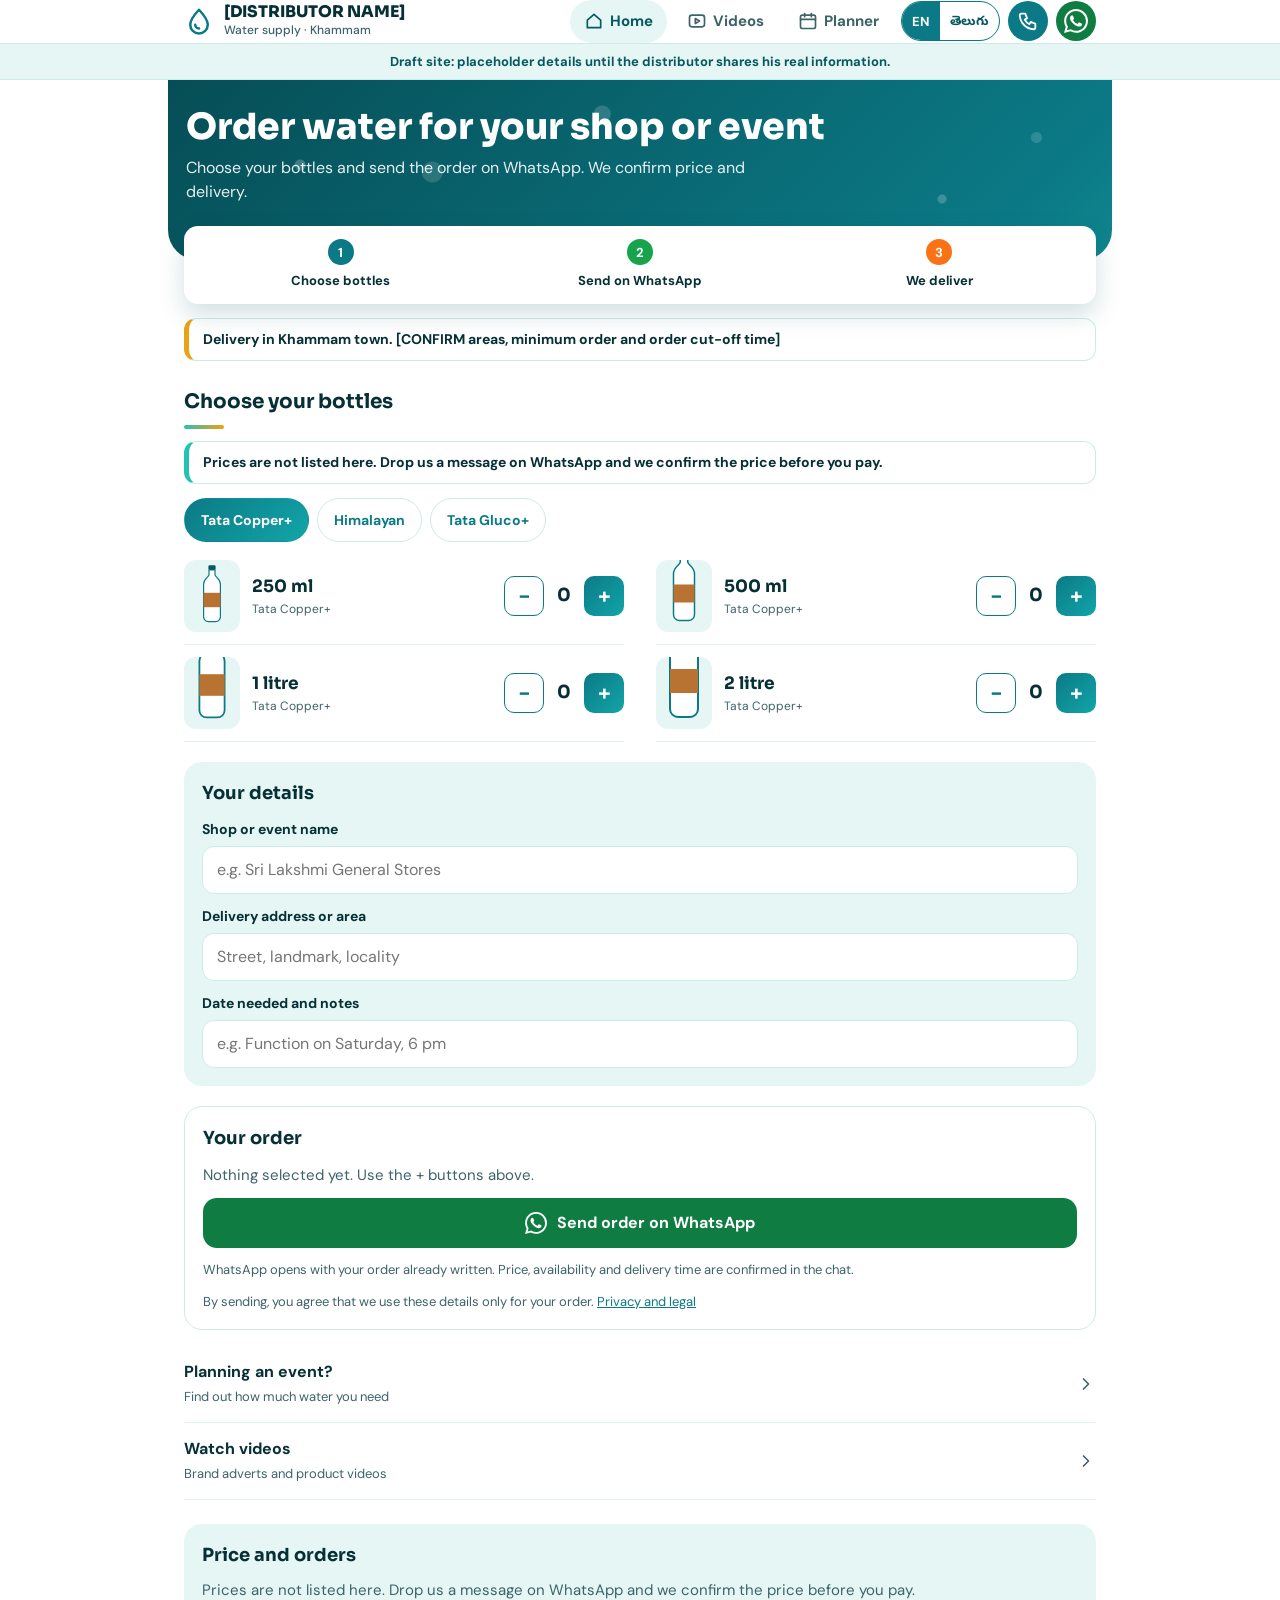
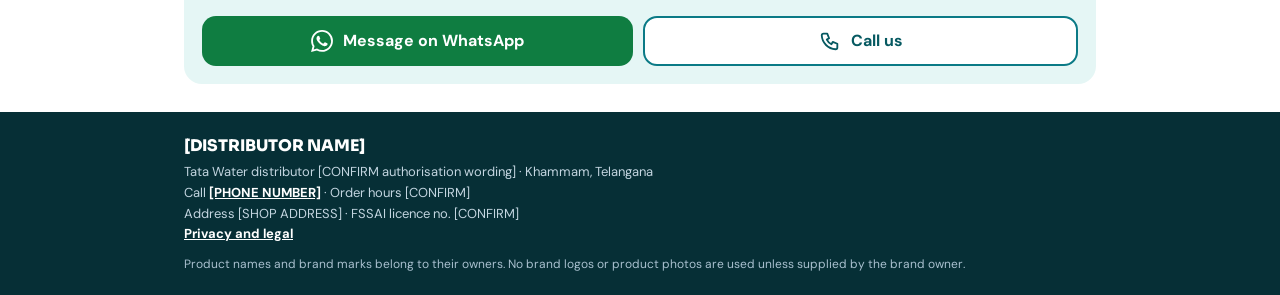
<file: index.html>
<!doctype html>
<html lang="en" data-theme="teal">
<head>
<meta charset="utf-8">
<meta name="viewport" content="width=device-width, initial-scale=1">
<title>Order water | Khammam</title>
<meta name="description" content="Order Tata bottled water for your shop or event in Khammam. Pick your bottles and send the order on WhatsApp.">
<meta property="og:type" content="website">
<meta property="og:title" content="Order bottled water in Khammam">
<meta property="og:description" content="Order Tata bottled water for your shop or event in Khammam. Pick your bottles and send the order on WhatsApp.">
<meta name="twitter:card" content="summary">
<link rel="preconnect" href="https://fonts.googleapis.com">
<link rel="preconnect" href="https://fonts.gstatic.com" crossorigin>
<link href="https://fonts.googleapis.com/css2?family=DM+Sans:wght@400;500;700&family=Noto+Sans+Telugu:wght@400;500;700&family=Sora:wght@600;700;800&display=swap" rel="stylesheet">
<link rel="stylesheet" href="style.css?v=10">
</head>
<body>

<div id="chrome-top"></div>
<div id="banner" class="hidden"></div>
<div id="welcome" class="hidden"></div>
<div id="err"></div>

<main class="wrap">
  <section class="intro rise">
    <h1 data-cfg="hero.headline"></h1>
    <p data-cfg="hero.subtext"></p>
    <div id="status" class="status hidden"></div>
  </section>


  <ol class="steps rise" style="animation-delay:.08s">
    <li><b>1</b><span data-i18n="home.step1"></span></li>
    <li><b>2</b><span data-i18n="home.step2"></span></li>
    <li><b>3</b><span data-i18n="home.step3"></span></li>
  </ol>

  <p class="price-note" style="margin-top:14px" data-cfg="deliveryNote" data-hide-empty></p>

  <h2 class="h2" data-i18n="home.choose"></h2>
  <p class="price-note" data-cfg="priceNote"></p>
  <div class="tabs" id="tabs" role="tablist"></div>
  <div class="rows" id="rows"></div>

  <section class="card">
    <h3 data-i18n="home.details"></h3>
    <label class="f"><span data-i18n="home.shop"></span><input class="i" id="shop" type="text" maxlength="80" data-i18n-ph="home.shop.ph" autocomplete="organization"></label>
    <label class="f"><span data-i18n="home.area"></span><input class="i" id="area" type="text" maxlength="80" data-i18n-ph="home.area.ph" autocomplete="street-address"></label>
    <label class="f"><span data-i18n="home.note"></span><input class="i" id="note" type="text" maxlength="120" data-i18n-ph="home.note.ph"></label>
  </section>

  <section class="card" style="background:#FFFFFF;border:1.5px solid var(--mist2)">
    <h3 data-i18n="home.order"></h3>
    <div id="sumList"></div>
    <a class="btn-wa wa-order wa-order-inline" href="#" target="_blank" rel="noopener" id="inlineSend"><span data-i18n="home.send"></span></a>
    <div class="small" data-i18n="home.sendnote"></div>
    <div class="small"><span data-i18n="home.consent"></span> <a href="privacy.html" data-i18n="f.privacy"></a></div>
  </section>

  <ul class="linklist">
    <li><a href="planner.html"><div><b data-i18n="home.planner.t"></b><span data-i18n="home.planner.s"></span></div><svg viewBox="0 0 24 24"><path d="M9 6 L15 12 L9 18"></path></svg></a></li>
    <li><a href="videos.html"><div><b data-i18n="home.videos.t"></b><span data-i18n="home.videos.s"></span></div><svg viewBox="0 0 24 24"><path d="M9 6 L15 12 L9 18"></path></svg></a></li>
  </ul>
</main>

<div id="foot"></div>

<div class="sendbar" id="sendbar">
  <div class="sendbar-t"><b id="sbCount"></b><span id="sbItems"></span></div>
  <a class="btn-wa wa-order" href="#" target="_blank" rel="noopener" id="sbSend"><span class="badge" id="sbBadge"></span><span id="sbLabel"></span></a>
</div>

<script src="app.js?v=10"></script>
<script>
App.start('home', function () {
  var prod = App.prod;
  var state = { q: {}, tab: '' };
  var products = (prod.products || []).filter(function (p) { return !p.hidden; });
  var brands = (prod.brands || []).filter(function (b) {
    return products.some(function (p) { return p.brand === b.id; });
  });
  if (brands.length) state.tab = brands[0].id;

  // Personal reorder link: ?items=cu500:5,cu1l:2 (product id : number of cases). Only known ids are accepted.
  var prefilled = false;
  (App.qs.get('items') || '').split(',').slice(0, 20).forEach(function (pair) {
    var m = pair.match(/^([A-Za-z0-9_-]{1,20}):(\d{1,3})$/);
    if (!m) return;
    var p = products.filter(function (x) { return x.id === m[1]; })[0];
    var q = parseInt(m[2], 10);
    if (p && q > 0) { state.q[p.id] = q; prefilled = true; }
  });
  if (prefilled) {
    var firstPicked = products.filter(function (x) { return state.q[x.id] > 0; })[0];
    state.tab = firstPicked.brand;
  }

  function unitOf(p) { return p.unit || prod.unit || 'cases'; }
  function unitLabel(p) {
    var u = unitOf(p), k = 'unit.' + u, tr = App.t(k);
    return tr === k ? u : tr;
  }

  // Personal link: ?shop=Name&area=Place fills the form. Telugu or English names both work.
  var shop = App.clean(App.qs.get('shop')), area = App.clean(App.qs.get('area'));
  if (shop) document.getElementById('shop').value = shop;
  if (area) document.getElementById('area').value = area;

  function renderWelcome() {
    var w = document.getElementById('welcome');
    var parts = [];
    if (shop) parts.push(App.t('home.welcome', { name: shop }));
    if (prefilled) parts.push(App.t('home.prefilled'));
    if (parts.length) {
      w.textContent = parts.join(' ');
      w.classList.remove('hidden');
    }
  }

  // Open or closed message from config.json "hours", read in Indian time. Hidden until hours are filled in.
  function renderStatus() {
    var box = document.getElementById('status');
    var hr = App.cfg.hours || {};
    function toMin(s) { var m = /^(\d{1,2}):(\d{2})$/.exec(s || ''); return m ? parseInt(m[1], 10) * 60 + parseInt(m[2], 10) : null; }
    function fmt(min) { var hh = Math.floor(min / 60), mm = min % 60, ap = hh >= 12 ? 'pm' : 'am'; hh = hh % 12 || 12; return hh + ':' + (mm < 10 ? '0' : '') + mm + ' ' + ap; }
    var open = toMin(hr.open), close = toMin(hr.close);
    if (open === null || close === null || !(hr.days && hr.days.length)) { box.classList.add('hidden'); return; }
    var o = {};
    new Intl.DateTimeFormat('en-US', { timeZone: 'Asia/Kolkata', weekday: 'short', hour: '2-digit', minute: '2-digit', hour12: false })
      .formatToParts(new Date()).forEach(function (p) { o[p.type] = p.value; });
    var day = { Sun: 0, Mon: 1, Tue: 2, Wed: 3, Thu: 4, Fri: 5, Sat: 6 }[o.weekday];
    var now = (parseInt(o.hour, 10) % 24) * 60 + parseInt(o.minute, 10);
    var isOpen = hr.days.indexOf(day) !== -1 && now >= open && now < close;
    box.textContent = '';
    box.appendChild(App.el('span', 'dot'));
    box.appendChild(document.createTextNode(isOpen ? App.t('status.open', { t: fmt(close) }) : App.t('status.closed', { t: fmt(open) })));
    box.className = 'status' + (isOpen ? '' : ' closed');
  }

  function safeImage(path) {
    return typeof path === 'string' && /^images\/[A-Za-z0-9._ -]+\.(png|jpe?g|webp|gif|svg)$/i.test(path) && path.indexOf('..') === -1;
  }

  // The message that opens in WhatsApp is always written in English so the distributor can read it
  // easily. What the customer typed (in Telugu or English) is put in as typed.
  function updateLinks() {
    var lines = products.filter(function (p) { return (state.q[p.id] || 0) > 0; }).map(function (p) {
      return state.q[p.id] + ' ' + unitOf(p) + ' x ' + p.brandName + ' ' + p.size;
    });
    var text = "Hello, I'd like to place an order.\n\nShop/Event: " + (document.getElementById('shop').value.trim() || '-') +
      '\nAddress/Area: ' + (document.getElementById('area').value.trim() || '-') +
      '\n\nItems:\n' + (lines.join('\n') || '-') +
      '\n\nNotes: ' + (document.getElementById('note').value.trim() || '-') +
      '\n\nPlease confirm the price and delivery time.';
    var href = App.waBase() + encodeURIComponent(lines.length ? text : "Hello, I'd like to place an order.");
    document.querySelectorAll('.wa-order').forEach(function (a) { a.href = href; });
  }

  function renderSummary() {
    var box = document.getElementById('sumList');
    box.textContent = '';
    var total = 0, items = 0;
    products.forEach(function (p) {
      var q = state.q[p.id] || 0;
      if (q > 0) {
        total += q; items += 1;
        var line = App.el('div', 'sum-line');
        line.appendChild(App.el('span', '', p.brandName + ' ' + p.size));
        var b = App.el('span', '', q + ' ' + unitLabel(p)); b.style.fontWeight = '700';
        line.appendChild(b);
        box.appendChild(line);
      }
    });
    if (!items) box.appendChild(App.el('div', 'sum-empty', App.t('home.empty')));
    document.body.classList.toggle('has-items', items > 0);
    var badge = document.getElementById('sbBadge');
    if (items > 0) {
      document.getElementById('sbCount').textContent = App.t(total === 1 ? 'sel.case.one' : 'sel.case.many', { n: total });
      document.getElementById('sbItems').textContent = App.t(items === 1 ? 'sel.item.one' : 'sel.item.many', { n: items });
      document.getElementById('sbLabel').textContent = App.t('home.sendShort');
      if (badge.textContent !== String(total)) { badge.textContent = String(total); badge.classList.remove('pop'); void badge.offsetWidth; badge.classList.add('pop'); }
    } else {
      document.getElementById('sbCount').textContent = App.t('sb.idle');
      document.getElementById('sbItems').textContent = App.t('sb.or');
      document.getElementById('sbLabel').textContent = App.t('home.chat');
      badge.textContent = '';
    }
    updateLinks();
  }

  function renderRows() {
    var box = document.getElementById('rows');
    box.textContent = '';
    var list = products.filter(function (p) { return p.brand === state.tab; });
    if (!list.length) box.appendChild(App.el('div', 'empty', App.t('home.noprod')));
    list.forEach(function (p) {
      var name = p.brandName + ' ' + p.size;
      var row = App.el('div', 'row');
      row.setAttribute('data-brand', p.brand);
      var th = App.el('div', 'thumb');
      var fallback = function () {
        th.textContent = '';
        th.appendChild(p.shape === 'cup' ? App.cupSVG(p.height || 60, p.labelColor) : App.bottleSVG(p.height || 80, p.labelColor));
      };
      if (safeImage(p.image)) {
        var img = new Image();
        img.alt = name;
        img.loading = 'lazy';
        img.onerror = fallback;
        img.src = p.image;
        th.appendChild(img);
      } else { fallback(); }
      row.appendChild(th);
      var info = App.el('div', 'row-info');
      info.appendChild(App.el('div', 'row-size', p.size));
      info.appendChild(App.el('div', 'row-brand', p.brandName));
      if (p.note) info.appendChild(App.el('div', 'row-note', p.note));
      row.appendChild(info);
      var st = App.el('div', 'stepper');
      var minus = App.el('button', 'sb minus', '−'); minus.type = 'button';
      minus.setAttribute('aria-label', App.t('aria.minus', { item: name }));
      var qty = App.el('div', 'qty', String(state.q[p.id] || 0));
      if ((state.q[p.id] || 0) > 0) row.classList.add('sel');
      var bump = function () {
        var q = state.q[p.id] || 0;
        qty.textContent = String(q);
        row.classList.toggle('sel', q > 0);
        qty.classList.remove('pop'); void qty.offsetWidth; qty.classList.add('pop');
        renderSummary();
      };
      var plus = App.el('button', 'sb plus', '+'); plus.type = 'button';
      plus.setAttribute('aria-label', App.t('aria.plus', { item: name }));
      minus.onclick = function () { state.q[p.id] = Math.max(0, (state.q[p.id] || 0) - 1); bump(); };
      plus.onclick = function () { state.q[p.id] = (state.q[p.id] || 0) + 1; bump(); };
      st.appendChild(minus); st.appendChild(qty); st.appendChild(plus);
      row.appendChild(st);
      box.appendChild(row);
    });
  }

  function renderTabs() {
    var box = document.getElementById('tabs');
    box.textContent = '';
    brands.forEach(function (b) {
      var t = App.el('button', 'tab' + (state.tab === b.id ? ' on' : ''), b.label);
      t.type = 'button';
      t.setAttribute('role', 'tab');
      t.setAttribute('aria-selected', state.tab === b.id ? 'true' : 'false');
      t.onclick = function () { state.tab = b.id; renderTabs(); renderRows(); };
      box.appendChild(t);
    });
    if (brands.length < 2) box.classList.add('hidden');
  }

  // WhatsApp icon on the send buttons (the text sits in a span so translating keeps the icon)
  document.querySelectorAll('.wa-order').forEach(function (a) { a.insertBefore(App.waIcon(), a.firstChild); });

  ['shop', 'area', 'note'].forEach(function (id) { document.getElementById(id).addEventListener('input', updateLinks); });

  document.body.classList.add('has-bar');
  App.rerender = function () { renderRows(); renderSummary(); renderWelcome(); renderStatus(); };
  renderTabs(); renderRows(); renderSummary(); renderWelcome(); renderStatus();
  setInterval(renderStatus, 60000);
});
</script>
</body>
</html>
</file>
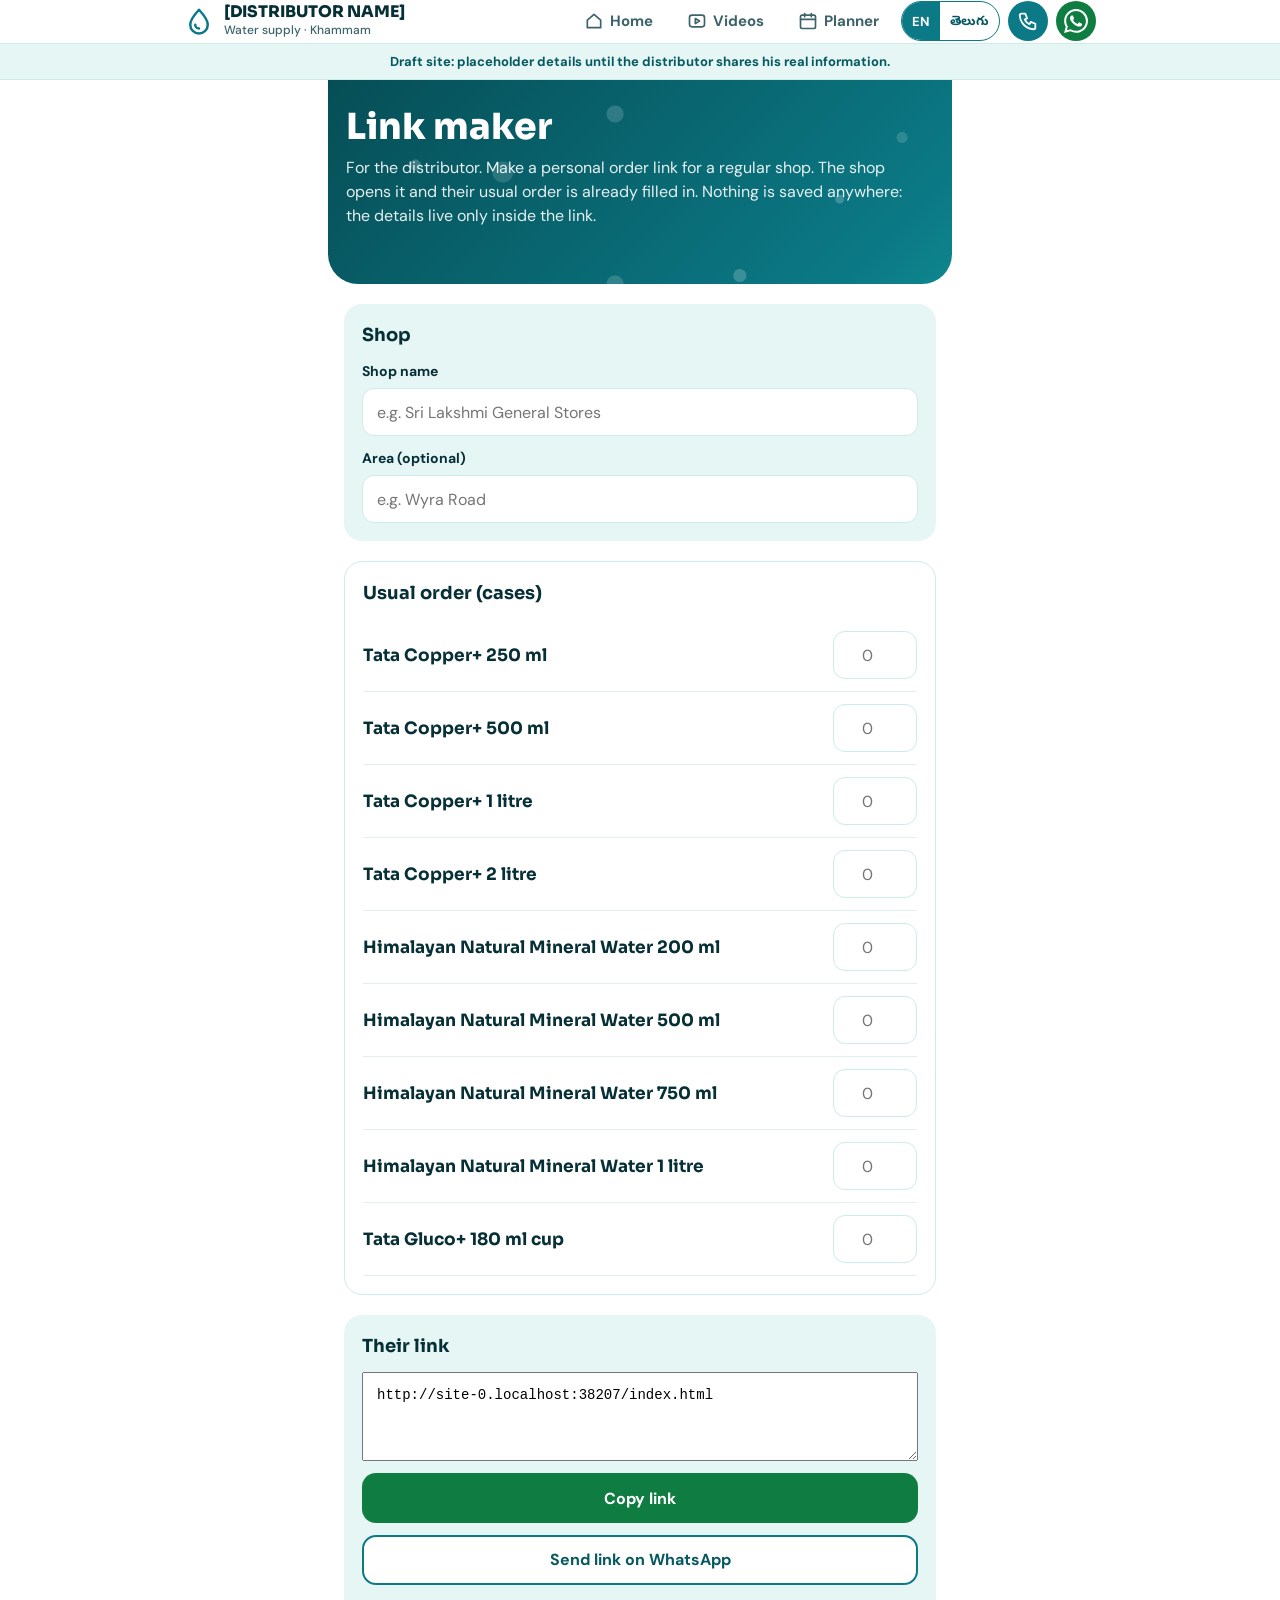
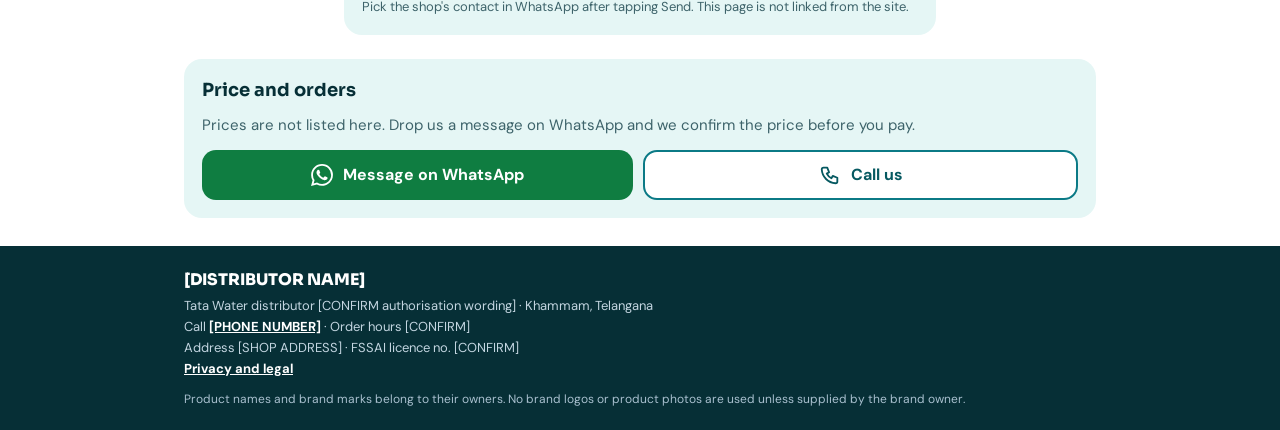
<file: maker.html>
<!doctype html>
<html lang="en" data-theme="teal">
<head>
<meta charset="utf-8">
<meta name="viewport" content="width=device-width, initial-scale=1">
<title>Link maker</title>
<meta name="robots" content="noindex">
<link rel="preconnect" href="https://fonts.googleapis.com">
<link rel="preconnect" href="https://fonts.gstatic.com" crossorigin>
<link href="https://fonts.googleapis.com/css2?family=DM+Sans:wght@400;500;700&family=Noto+Sans+Telugu:wght@400;500;700&family=Sora:wght@600;700;800&display=swap" rel="stylesheet">
<link rel="stylesheet" href="style.css?v=10">
</head>
<body>

<div id="chrome-top"></div>
<div id="banner" class="hidden"></div>
<div id="err"></div>

<main class="wrap" style="max-width:640px">
  <section class="intro rise">
    <h1>Link maker</h1>
    <p>For the distributor. Make a personal order link for a regular shop. The shop opens it and their usual order is already filled in. Nothing is saved anywhere: the details live only inside the link.</p>
  </section>

  <section class="card">
    <h3>Shop</h3>
    <label class="f"><span>Shop name</span><input class="i" id="shop" type="text" maxlength="80" placeholder="e.g. Sri Lakshmi General Stores"></label>
    <label class="f"><span>Area (optional)</span><input class="i" id="area" type="text" maxlength="80" placeholder="e.g. Wyra Road"></label>
  </section>

  <section class="card" style="background:#FFFFFF;border:1.5px solid var(--mist2)">
    <h3>Usual order (cases)</h3>
    <div id="items"></div>
  </section>

  <section class="card">
    <h3>Their link</h3>
    <textarea class="i" id="out" rows="3" readonly></textarea>
    <button type="button" class="btn-wa" id="copy" style="border:0;cursor:pointer"><span id="copyLabel">Copy link</span></button>
    <a class="btn-call" id="share" href="#" target="_blank" rel="noopener">Send link on WhatsApp</a>
    <div class="small">Pick the shop's contact in WhatsApp after tapping Send. This page is not linked from the site.</div>
  </section>
</main>

<div id="foot"></div>

<script src="app.js?v=10"></script>
<script>
App.start('maker', function () {
  var products = (App.prod.products || []).filter(function (p) { return !p.hidden; });
  var qty = {};

  function build() {
    var base = location.href.split('?')[0].split('#')[0].replace(/maker\.html$/, 'index.html');
    var parts = [];
    var shop = document.getElementById('shop').value.trim();
    var area = document.getElementById('area').value.trim();
    if (shop) parts.push('shop=' + encodeURIComponent(shop));
    if (area) parts.push('area=' + encodeURIComponent(area));
    var items = products.filter(function (p) { return qty[p.id] > 0; }).map(function (p) { return p.id + ':' + qty[p.id]; });
    if (items.length) parts.push('items=' + items.join(','));
    var link = parts.length ? base + '?' + parts.join('&') : base;
    document.getElementById('out').value = link;
    document.getElementById('share').href = 'https://wa.me/?text=' + encodeURIComponent(link);
  }

  var box = document.getElementById('items');
  products.forEach(function (p) {
    var row = App.el('div', 'row');
    row.setAttribute('data-brand', p.brand);
    var info = App.el('div', 'row-info');
    info.appendChild(App.el('div', 'row-size', p.brandName + ' ' + p.size));
    row.appendChild(info);
    var inp = document.createElement('input');
    inp.className = 'i'; inp.type = 'number'; inp.min = '0'; inp.max = '999'; inp.inputMode = 'numeric'; inp.placeholder = '0';
    inp.style.width = '84px'; inp.style.textAlign = 'center';
    inp.setAttribute('aria-label', p.brandName + ' ' + p.size);
    inp.addEventListener('input', function () {
      var n = parseInt(inp.value, 10);
      qty[p.id] = n > 0 ? Math.min(n, 999) : 0;
      row.classList.toggle('sel', qty[p.id] > 0);
      build();
    });
    row.appendChild(inp);
    box.appendChild(row);
  });

  ['shop', 'area'].forEach(function (id) { document.getElementById(id).addEventListener('input', build); });

  document.getElementById('copy').addEventListener('click', function () {
    var out = document.getElementById('out');
    var done = function () {
      var l = document.getElementById('copyLabel');
      l.textContent = 'Copied';
      setTimeout(function () { l.textContent = 'Copy link'; }, 1800);
    };
    if (navigator.clipboard && navigator.clipboard.writeText) {
      navigator.clipboard.writeText(out.value).then(done, function () { out.select(); document.execCommand('copy'); done(); });
    } else { out.select(); document.execCommand('copy'); done(); }
  });

  build();
});
</script>
</body>
</html>
</file>
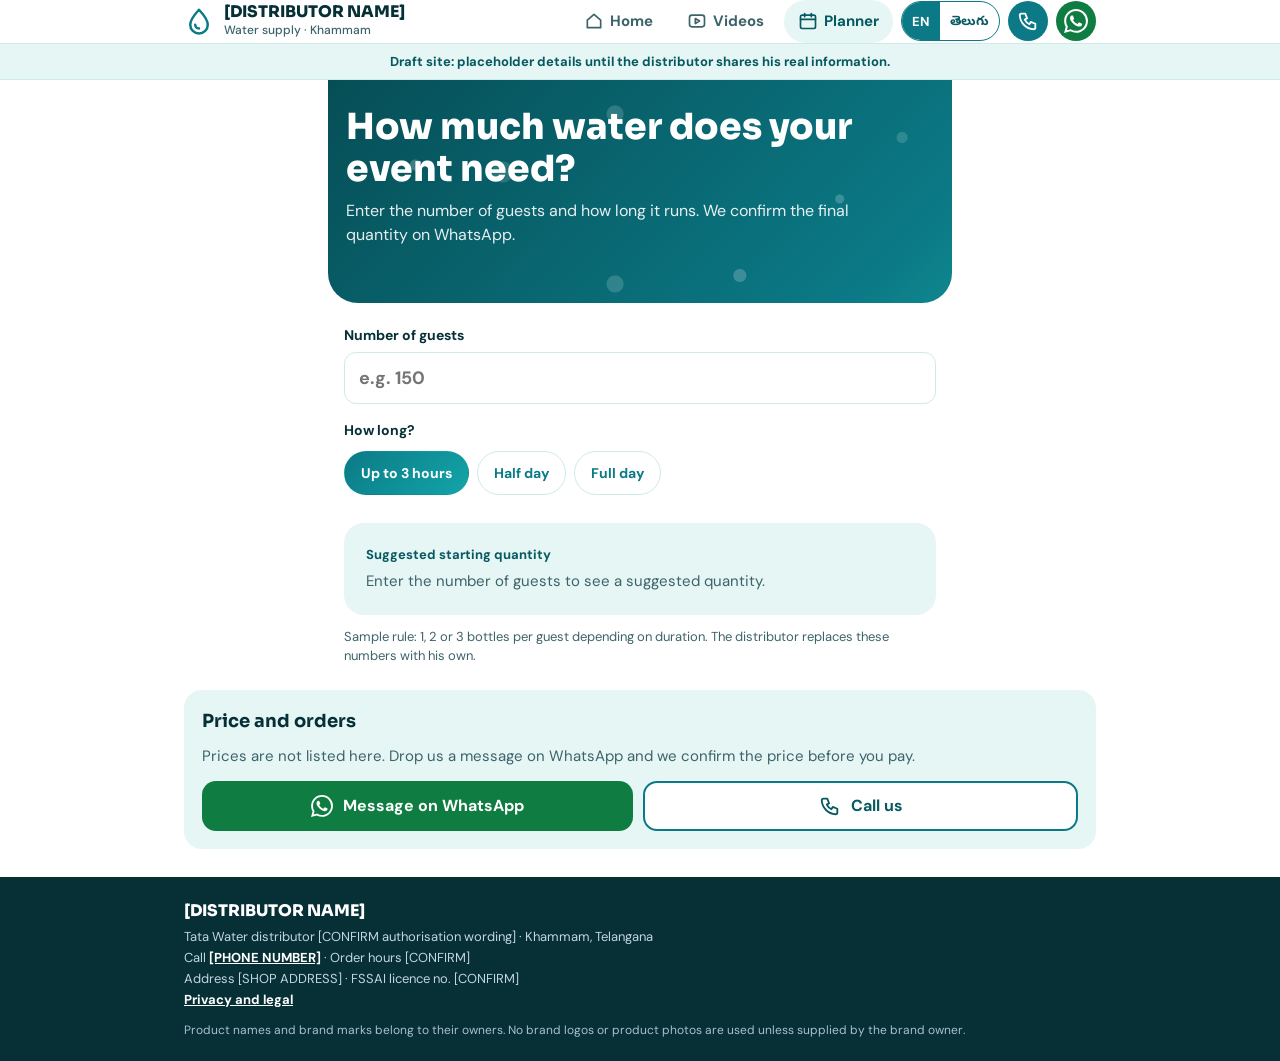
<file: planner.html>
<!doctype html>
<html lang="en" data-theme="teal">
<head>
<meta charset="utf-8">
<meta name="viewport" content="width=device-width, initial-scale=1">
<title>Event planner | Khammam</title>
<meta name="description" content="Find out how much bottled water your event needs, then send the plan on WhatsApp.">
<meta property="og:type" content="website">
<meta property="og:title" content="Event water planner | Khammam">
<meta property="og:description" content="Find out how much bottled water your event needs, then send the plan on WhatsApp.">
<meta name="twitter:card" content="summary">
<link rel="preconnect" href="https://fonts.googleapis.com">
<link rel="preconnect" href="https://fonts.gstatic.com" crossorigin>
<link href="https://fonts.googleapis.com/css2?family=DM+Sans:wght@400;500;700&family=Noto+Sans+Telugu:wght@400;500;700&family=Sora:wght@600;700;800&display=swap" rel="stylesheet">
<link rel="stylesheet" href="style.css?v=10">
</head>
<body>

<div id="chrome-top"></div>
<div id="banner" class="hidden"></div>
<div id="err"></div>

<main class="wrap" style="max-width:640px">
  <section class="intro rise">
    <h1 data-i18n="plan.h1"></h1>
    <p data-i18n="plan.sub"></p>
  </section>

  <label class="f" style="margin-top:22px"><span data-i18n="plan.guests"></span>
    <input class="i" id="guests" type="number" min="1" max="100000" inputmode="numeric" data-i18n-ph="plan.guests.ph" style="height:52px;font-size:18px;font-weight:700">
  </label>

  <div style="margin-top:16px;font-size:14px;font-weight:700" data-i18n="plan.how"></div>
  <div class="tabs" id="durTabs" style="flex-wrap:wrap;overflow:visible;margin-top:8px"></div>

  <div class="plan-card">
    <div class="plan-lab" data-i18n="plan.lab"></div>
    <div id="planOut"></div>
  </div>
  <p class="small" id="planNote" style="margin-top:12px"></p>
</main>

<div id="foot"></div>

<script src="app.js?v=10"></script>
<script>
App.start('planner', function () {
  var pl = App.cfg.planner || {};
  var durs = pl.durations || [];
  var state = { dur: durs.length ? durs[0].id : '', guests: '' };

  function render() {
    var box = document.getElementById('durTabs');
    box.textContent = '';
    durs.forEach(function (d) {
      var b = App.el('button', 'tab' + (state.dur === d.id ? ' on' : ''), App.pick(d.label));
      b.type = 'button';
      b.onclick = function () { state.dur = d.id; render(); };
      box.appendChild(b);
    });
    document.getElementById('planNote').textContent = App.pick(pl.note);

    var out = document.getElementById('planOut');
    out.textContent = '';
    var g = parseInt(state.guests, 10);
    var d = durs.filter(function (x) { return x.id === state.dur; })[0];
    if (!(g > 0) || !d) {
      out.appendChild(App.el('div', 'plan-sub', App.t('plan.enter')));
      return;
    }
    var bottles = g * d.perGuest;
    var label = pl.bottleLabel || '500 ml';
    out.appendChild(App.el('div', 'plan-big', String(bottles)));
    out.appendChild(App.el('div', 'plan-sub', App.t('plan.out', { label: label, g: g, dur: App.pick(d.label) })));
    // The WhatsApp message stays in English so the distributor can read it easily.
    var text = "Hello, I'm planning an event.\nGuests: " + g + '\nDuration: ' + d.text + '\nEstimate: about ' + bottles + ' bottles of ' + label + '\n\nPlease confirm quantity, price and delivery.';
    var a = App.el('a', 'btn-wa');
    a.href = App.waBase() + encodeURIComponent(text);
    a.target = '_blank';
    a.rel = 'noopener';
    a.style.marginTop = '14px';
    a.appendChild(App.waIcon());
    a.appendChild(document.createTextNode(App.t('plan.send')));
    out.appendChild(a);
  }

  document.getElementById('guests').addEventListener('input', function (e) { state.guests = e.target.value; render(); });
  App.rerender = render;
  render();
});
</script>
</body>
</html>
</file>
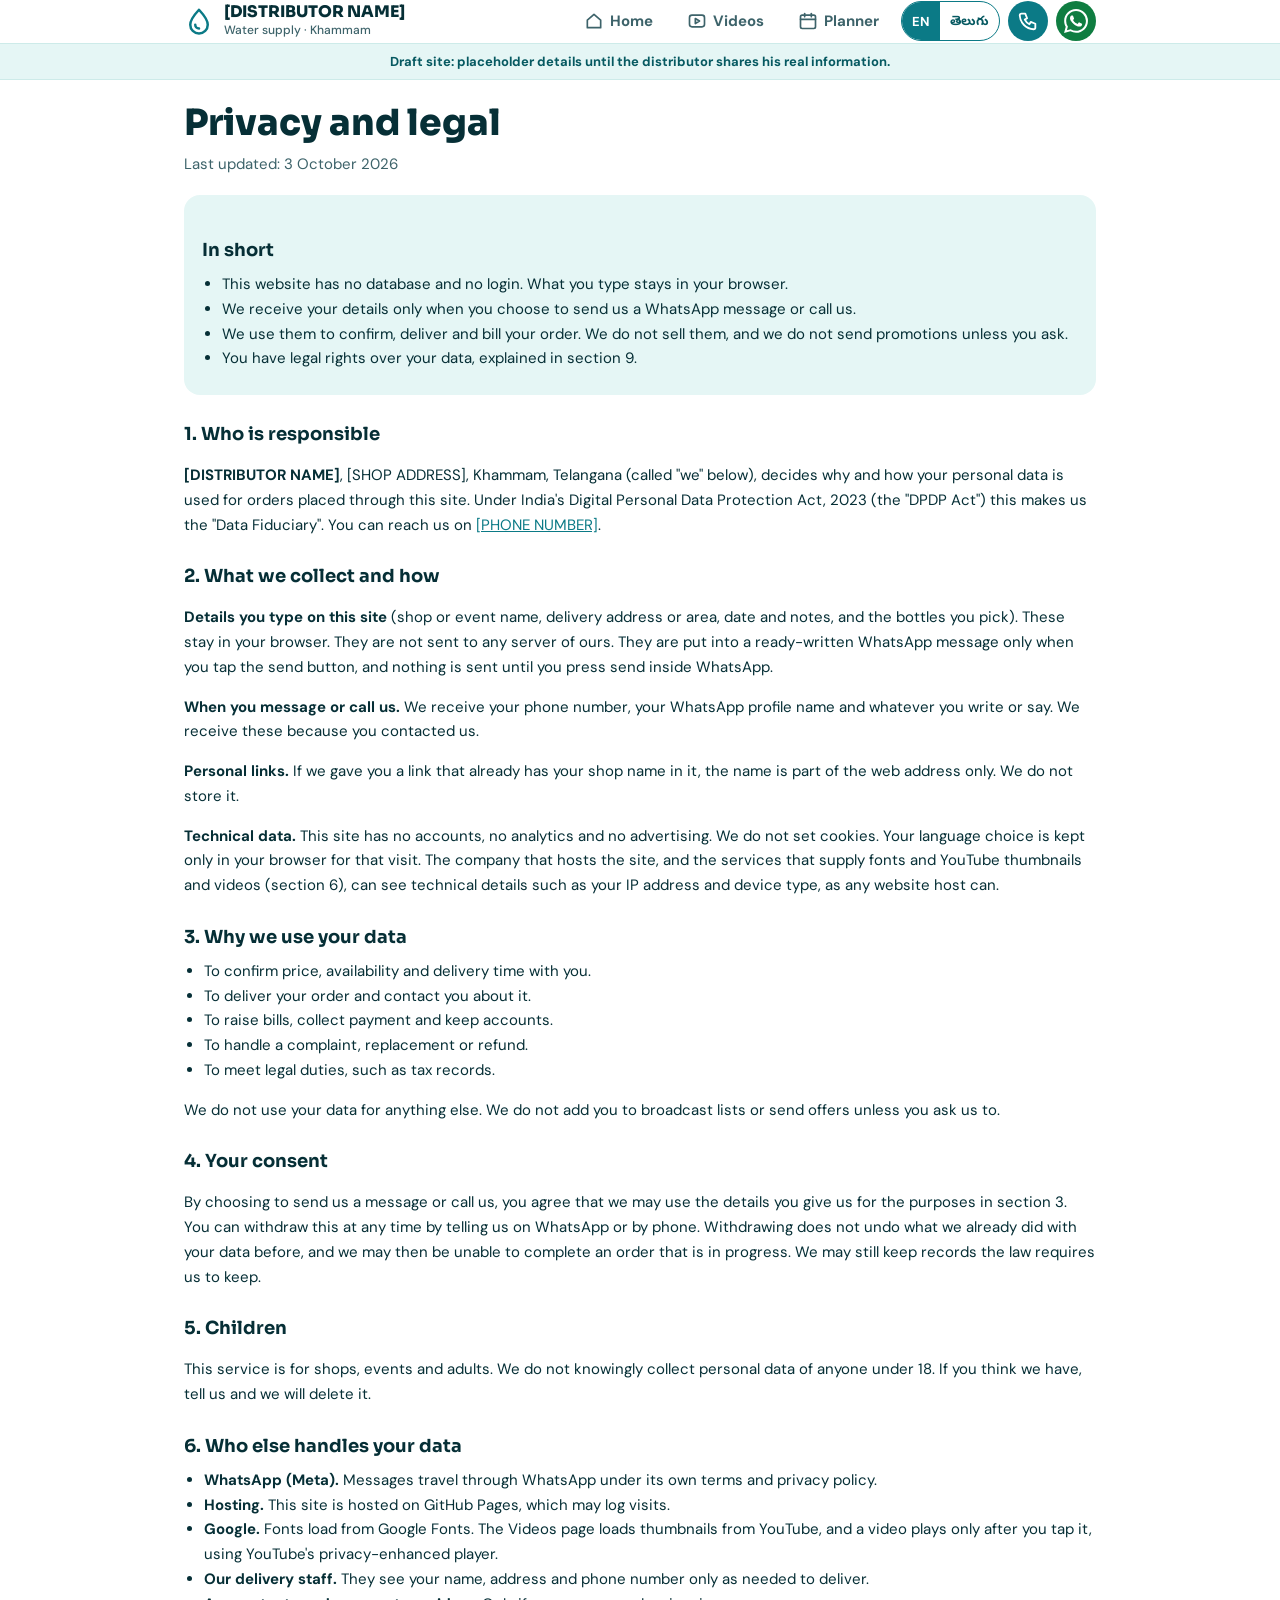
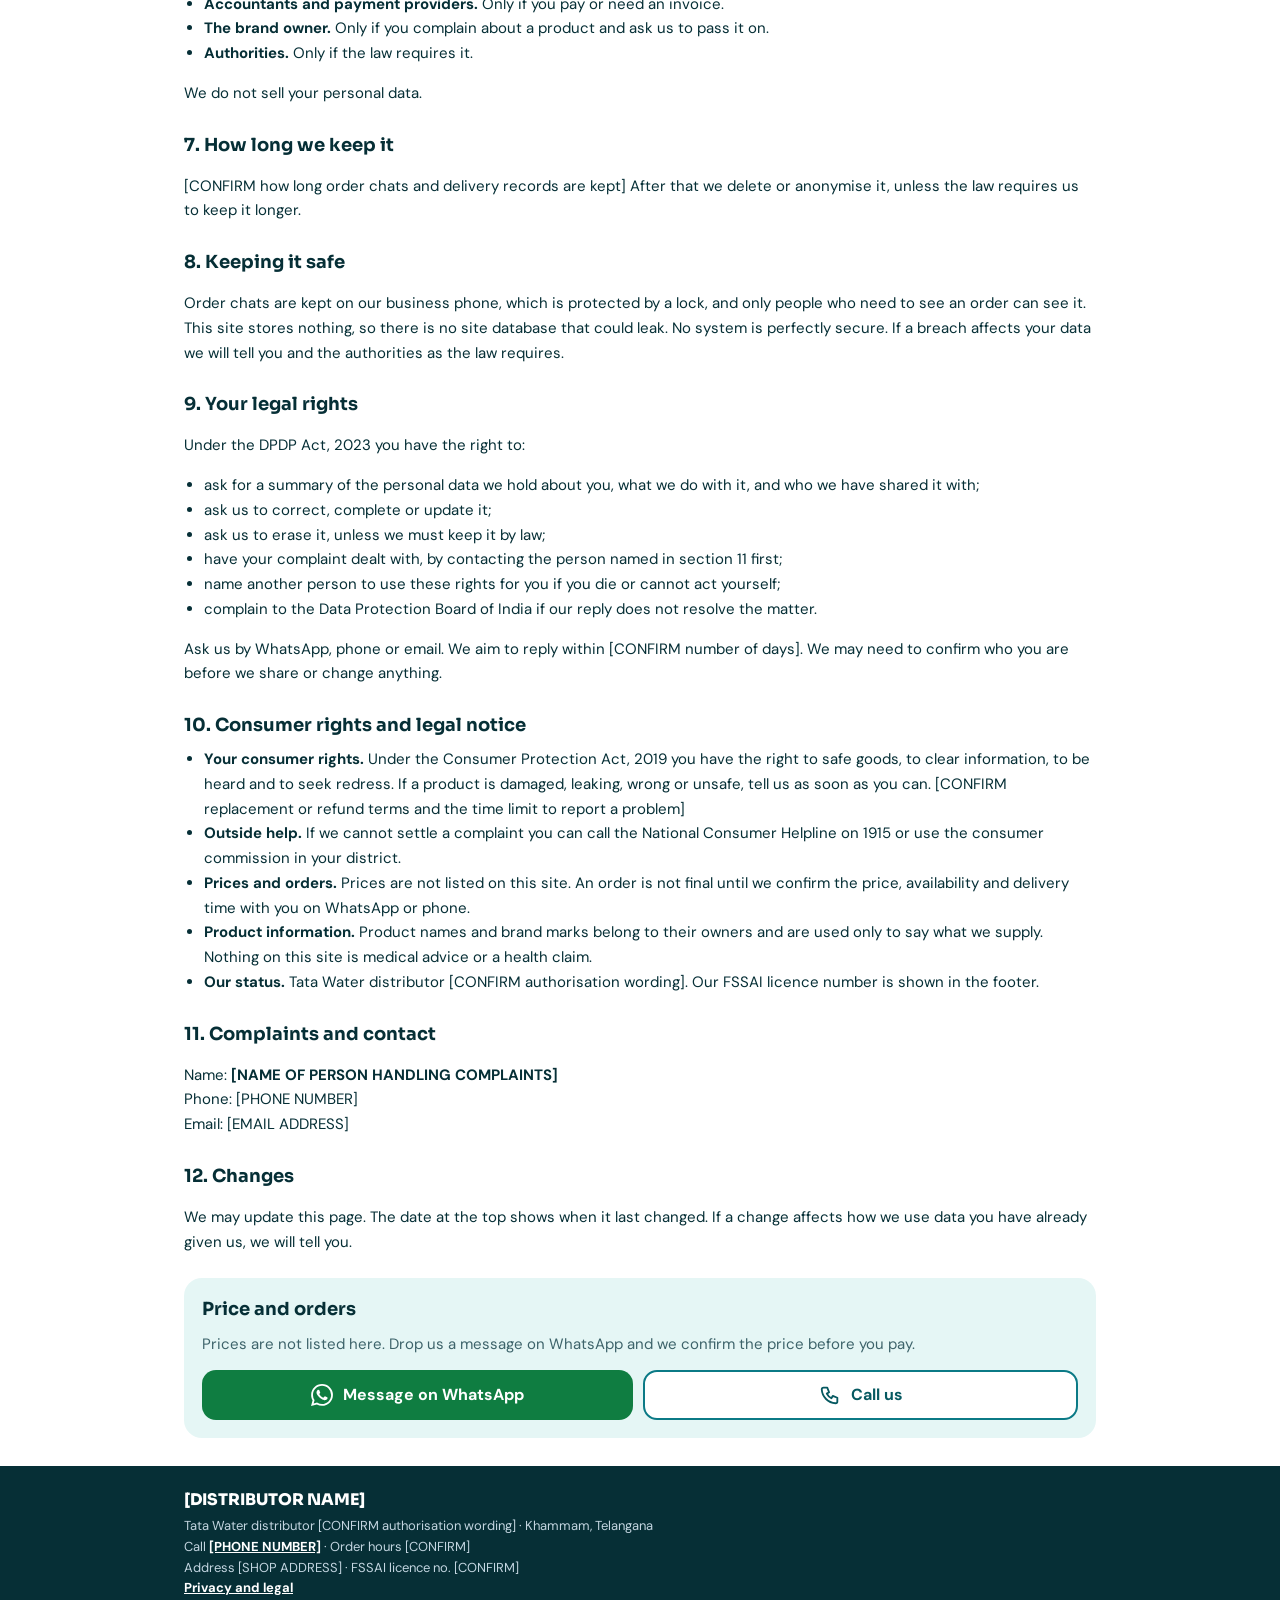
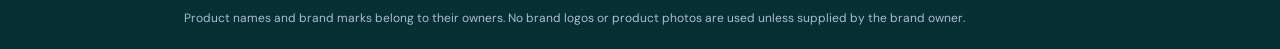
<file: privacy.html>
<!doctype html>
<html lang="en" data-theme="teal">
<head>
<meta charset="utf-8">
<meta name="viewport" content="width=device-width, initial-scale=1">
<title>Privacy and legal | Khammam</title>
<meta name="description" content="How this site and the distributor handle your personal data, and your legal rights.">
<meta name="robots" content="noindex">
<link rel="preconnect" href="https://fonts.googleapis.com">
<link rel="preconnect" href="https://fonts.gstatic.com" crossorigin>
<link href="https://fonts.googleapis.com/css2?family=DM+Sans:wght@400;500;700&family=Noto+Sans+Telugu:wght@400;500;700&family=Sora:wght@600;700;800&display=swap" rel="stylesheet">
<link rel="stylesheet" href="style.css?v=10">
</head>
<body>

<div id="chrome-top"></div>
<div id="banner" class="hidden"></div>
<div id="err"></div>

<main class="wrap legal-doc">
  <section class="intro rise">
    <h1>Privacy and legal</h1>
    <p>Last updated: <span data-cfg="privacy.updated"></span></p>
  </section>

  <!-- Telugu summary, shown only when Telugu is selected. The full text below is in English. -->
  <div class="te-only summary-box" lang="te">
    <h2>సారాంశం</h2>
    <ul>
      <li>ఈ సైట్ మీ వివరాలను ఎక్కడా సేవ్ చేయదు. మీరు రాసిన వివరాలు మీ ఫోన్‌లోనే ఉంటాయి.</li>
      <li>మీరు వాట్సాప్‌లో పంపినప్పుడు, లేదా కాల్ చేసినప్పుడు మాత్రమే మాకు మీ నంబర్, ఆర్డర్ వివరాలు అందుతాయి.</li>
      <li>వాటిని ఆర్డర్ నిర్ధారణ, డెలివరీ, బిల్లింగ్ కోసం మాత్రమే వాడతాము. మీరు అడగకపోతే ప్రకటనల మెసేజ్‌లు పంపము.</li>
      <li>మీ వివరాలను చూడటానికి, సరిచేయడానికి, తొలగించమని అడగడానికి, ఫిర్యాదు చేయడానికి మీకు హక్కు ఉంది (డిజిటల్ వ్యక్తిగత డేటా పరిరక్షణ చట్టం, 2023).</li>
      <li>ఫిర్యాదు వివరాలు పేజీ చివర ఉన్నాయి. పూర్తి నియమాలు కింద ఇంగ్లీషులో ఉన్నాయి.</li>
    </ul>
  </div>

  <div class="summary-box">
    <h2>In short</h2>
    <ul>
      <li>This website has no database and no login. What you type stays in your browser.</li>
      <li>We receive your details only when you choose to send us a WhatsApp message or call us.</li>
      <li>We use them to confirm, deliver and bill your order. We do not sell them, and we do not send promotions unless you ask.</li>
      <li>You have legal rights over your data, explained in section 9.</li>
    </ul>
  </div>

  <h2>1. Who is responsible</h2>
  <p><b data-cfg="businessName"></b>, <span data-cfg="address"></span>, <span data-cfg="region"></span> (called "we" below), decides why and how your personal data is used for orders placed through this site. Under India's Digital Personal Data Protection Act, 2023 (the "DPDP Act") this makes us the "Data Fiduciary". You can reach us on <a class="call-link" data-cfg="phoneDisplay"></a>.</p>

  <h2>2. What we collect and how</h2>
  <p><b>Details you type on this site</b> (shop or event name, delivery address or area, date and notes, and the bottles you pick). These stay in your browser. They are not sent to any server of ours. They are put into a ready-written WhatsApp message only when you tap the send button, and nothing is sent until you press send inside WhatsApp.</p>
  <p><b>When you message or call us.</b> We receive your phone number, your WhatsApp profile name and whatever you write or say. We receive these because you contacted us.</p>
  <p><b>Personal links.</b> If we gave you a link that already has your shop name in it, the name is part of the web address only. We do not store it.</p>
  <p><b>Technical data.</b> This site has no accounts, no analytics and no advertising. We do not set cookies. Your language choice is kept only in your browser for that visit. The company that hosts the site, and the services that supply fonts and YouTube thumbnails and videos (section 6), can see technical details such as your IP address and device type, as any website host can.</p>

  <h2>3. Why we use your data</h2>
  <ul>
    <li>To confirm price, availability and delivery time with you.</li>
    <li>To deliver your order and contact you about it.</li>
    <li>To raise bills, collect payment and keep accounts.</li>
    <li>To handle a complaint, replacement or refund.</li>
    <li>To meet legal duties, such as tax records.</li>
  </ul>
  <p>We do not use your data for anything else. We do not add you to broadcast lists or send offers unless you ask us to.</p>

  <h2>4. Your consent</h2>
  <p>By choosing to send us a message or call us, you agree that we may use the details you give us for the purposes in section 3. You can withdraw this at any time by telling us on WhatsApp or by phone. Withdrawing does not undo what we already did with your data before, and we may then be unable to complete an order that is in progress. We may still keep records the law requires us to keep.</p>

  <h2>5. Children</h2>
  <p>This service is for shops, events and adults. We do not knowingly collect personal data of anyone under 18. If you think we have, tell us and we will delete it.</p>

  <h2>6. Who else handles your data</h2>
  <ul>
    <li><b>WhatsApp (Meta).</b> Messages travel through WhatsApp under its own terms and privacy policy.</li>
    <li><b>Hosting.</b> This site is hosted on GitHub Pages, which may log visits.</li>
    <li><b>Google.</b> Fonts load from Google Fonts. The Videos page loads thumbnails from YouTube, and a video plays only after you tap it, using YouTube's privacy-enhanced player.</li>
    <li><b>Our delivery staff.</b> They see your name, address and phone number only as needed to deliver.</li>
    <li><b>Accountants and payment providers.</b> Only if you pay or need an invoice.</li>
    <li><b>The brand owner.</b> Only if you complain about a product and ask us to pass it on.</li>
    <li><b>Authorities.</b> Only if the law requires it.</li>
  </ul>
  <p>We do not sell your personal data.</p>

  <h2>7. How long we keep it</h2>
  <p><span data-cfg="privacy.retention"></span> After that we delete or anonymise it, unless the law requires us to keep it longer.</p>

  <h2>8. Keeping it safe</h2>
  <p>Order chats are kept on our business phone, which is protected by a lock, and only people who need to see an order can see it. This site stores nothing, so there is no site database that could leak. No system is perfectly secure. If a breach affects your data we will tell you and the authorities as the law requires.</p>

  <h2>9. Your legal rights</h2>
  <p>Under the DPDP Act, 2023 you have the right to:</p>
  <ul>
    <li>ask for a summary of the personal data we hold about you, what we do with it, and who we have shared it with;</li>
    <li>ask us to correct, complete or update it;</li>
    <li>ask us to erase it, unless we must keep it by law;</li>
    <li>have your complaint dealt with, by contacting the person named in section 11 first;</li>
    <li>name another person to use these rights for you if you die or cannot act yourself;</li>
    <li>complain to the Data Protection Board of India if our reply does not resolve the matter.</li>
  </ul>
  <p>Ask us by WhatsApp, phone or email. We aim to reply within <span data-cfg="privacy.responseTime"></span>. We may need to confirm who you are before we share or change anything.</p>

  <h2>10. Consumer rights and legal notice</h2>
  <ul>
    <li><b>Your consumer rights.</b> Under the Consumer Protection Act, 2019 you have the right to safe goods, to clear information, to be heard and to seek redress. If a product is damaged, leaking, wrong or unsafe, tell us as soon as you can. <span data-cfg="privacy.returnsNote"></span></li>
    <li><b>Outside help.</b> If we cannot settle a complaint you can call the National Consumer Helpline on 1915 or use the consumer commission in your district.</li>
    <li><b>Prices and orders.</b> Prices are not listed on this site. An order is not final until we confirm the price, availability and delivery time with you on WhatsApp or phone.</li>
    <li><b>Product information.</b> Product names and brand marks belong to their owners and are used only to say what we supply. Nothing on this site is medical advice or a health claim.</li>
    <li><b>Our status.</b> <span data-cfg="authorisedText"></span>. Our FSSAI licence number is shown in the footer.</li>
  </ul>

  <h2>11. Complaints and contact</h2>
  <p>Name: <b data-cfg="privacy.grievanceName"></b><br>
  Phone: <span data-cfg="privacy.grievancePhone"></span><br>
  Email: <span data-cfg="privacy.grievanceEmail"></span></p>

  <h2>12. Changes</h2>
  <p>We may update this page. The date at the top shows when it last changed. If a change affects how we use data you have already given us, we will tell you.</p>
</main>

<div id="foot"></div>

<script src="app.js?v=10"></script>
<script>
App.start('privacy', function () {
  App.refresh();
});
</script>
</body>
</html>
</file>
<file: style.css>
:root{--wa:#0F7D41}
html[data-theme="teal"]{--primary:#0B7A86;--primary-dark:#065961;--ink:#062F36;--muted:#3D636A;--mist:#E5F6F5;--mist2:#CDEBE9;--aqua:#22C3B3;--cta:#0B7A86;--cta-ink:#FFFFFF;--footer-bg:#062F36;--footer-accent:#6FE0D3}
html[data-theme="royal"]{--primary:#1E40AF;--primary-dark:#172B6B;--ink:#0F1B3D;--muted:#4B5675;--mist:#EEF3FF;--mist2:#D6E0FB;--aqua:#38BDF8;--cta:#F97316;--cta-ink:#0F1B3D;--footer-bg:#0F1B3D;--footer-accent:#FFB020}
*{box-sizing:border-box}
html{scroll-behavior:smooth}
body{margin:0;font-family:'DM Sans','Noto Sans Telugu',system-ui,sans-serif;color:var(--ink);background:#FFFFFF;line-height:1.5;-webkit-text-size-adjust:100%}
h1,h2,h3{font-family:'Sora','Noto Sans Telugu',sans-serif;margin:0}
a{color:var(--primary)}
button,input{font-family:inherit}
.wrap{max-width:960px;margin:0 auto;padding:0 16px}
.hidden{display:none!important}
.ico-wa{width:22px;height:22px;fill:#FFFFFF;flex:none}

/* banners */
#banner{background:var(--mist);color:var(--primary-dark);text-align:center;padding:8px 16px;font-size:13px;font-weight:700;border-bottom:1px solid var(--mist2)}
#welcome{background:var(--cta);color:var(--cta-ink);text-align:center;padding:10px 16px;font-size:15px;font-weight:700}
#err{display:none;max-width:720px;margin:24px 16px;padding:20px;border:2px solid #C0392B;border-radius:14px;color:#7A1F14;background:#FDECEA;font-size:15px}

/* header */
#chrome-top{position:sticky;top:0;z-index:40}
.top{background:#FFFFFF;border-bottom:1px solid var(--mist2)}
.top-in{display:flex;align-items:center;gap:8px;padding-top:10px;padding-bottom:10px}
.brand{display:flex;align-items:center;gap:10px;text-decoration:none;color:var(--ink);order:1;margin-right:auto;min-width:0}
.brand svg{width:30px;height:30px;fill:none;stroke:var(--primary);stroke-width:2;stroke-linecap:round;stroke-linejoin:round;flex:none}
.brand-name{font-family:'Sora',sans-serif;font-weight:800;font-size:16px;line-height:1.15;overflow-wrap:break-word}
.brand-tag{font-family:'DM Sans',sans-serif;font-weight:500;font-size:12px;color:var(--muted)}
.nav{order:2;display:flex;gap:6px}
.nav-i{display:flex;align-items:center;gap:6px;padding:10px 14px;border-radius:999px;text-decoration:none;color:var(--muted);font-weight:700;font-size:15px}
.nav-i svg{width:20px;height:20px;fill:none;stroke:currentColor;stroke-width:2;stroke-linecap:round;stroke-linejoin:round}
.nav-i.on{background:var(--mist);color:var(--primary-dark)}
.wa-icon{order:5;width:40px;height:40px;border-radius:50%;background:var(--wa);display:flex;align-items:center;justify-content:center;flex:none}

/* intro */
.intro{padding-top:22px;display:flex;flex-direction:column;gap:8px}
.intro h1{font-weight:800;font-size:clamp(26px,5vw,36px);line-height:1.18}
.intro p{margin:0;font-size:16px;color:var(--muted);max-width:560px}
.steps{list-style:none;margin:18px 0 0;padding:12px 8px;border-radius:14px;background:#FFFFFF;border:1.5px solid var(--mist2);display:grid;grid-template-columns:repeat(3,minmax(0,1fr));gap:4px}
.steps li{display:flex;flex-direction:column;align-items:center;gap:6px;font-size:13px;font-weight:700;text-align:center}
.steps b{width:26px;height:26px;border-radius:50%;background:var(--primary);color:#FFFFFF;display:flex;align-items:center;justify-content:center;font-size:13px}

/* sections */
.h2{font-weight:700;font-size:20px;margin:26px 0 12px}
.tabs{display:flex;gap:8px;overflow-x:auto;padding:2px 0 6px;scrollbar-width:none}
.tabs::-webkit-scrollbar{display:none}
.tab{flex:none;padding:10px 16px;border-radius:999px;border:1.5px solid var(--mist2);background:#FFFFFF;color:var(--primary);font-weight:700;font-size:14px;cursor:pointer;min-height:44px;white-space:nowrap}
.tab.on{background:var(--primary);border-color:var(--primary);color:#FFFFFF}
.rows{display:flex;flex-direction:column}
.row{display:flex;align-items:center;gap:12px;padding:12px 0;border-bottom:1px solid #E1EFEE}
.thumb{width:56px;height:72px;border-radius:12px;background:var(--mist);display:flex;align-items:flex-end;justify-content:center;padding-bottom:8px;flex:none;overflow:hidden}
.thumb img{width:100%;height:100%;object-fit:contain;padding:4px}
.row-info{flex:1;min-width:0}
.row-size{font-family:'Sora',sans-serif;font-weight:700;font-size:17px;overflow-wrap:anywhere}
.row-brand{font-size:12px;color:var(--muted)}
.row-note{font-size:12px;color:var(--muted)}
.stepper{display:flex;align-items:center;gap:8px}
.sb{width:40px;height:40px;border-radius:10px;font-size:22px;font-weight:700;cursor:pointer;padding:0;line-height:1}
.sb.minus{border:1.5px solid var(--primary);background:#FFFFFF;color:var(--primary)}
.sb.plus{border:0;background:var(--cta);color:var(--cta-ink)}
.qty{min-width:24px;text-align:center;font-family:'Sora',sans-serif;font-weight:700;font-size:18px}
.empty{padding:18px 0;color:var(--muted)}

/* cards */
.card{margin-top:20px;padding:18px;border-radius:18px;background:var(--mist);display:flex;flex-direction:column;gap:12px}
.card h3{font-weight:700;font-size:18px}
input.i{height:48px;padding:0 14px;border-radius:12px;border:1.5px solid var(--mist2);font-size:16px;background:#FFFFFF;color:var(--ink);width:100%}
label.f{display:flex;flex-direction:column;gap:6px;font-size:14px;font-weight:700}
.sum-line{display:flex;justify-content:space-between;gap:12px;font-size:16px;border-bottom:1px solid var(--mist2);padding-bottom:8px}
.sum-empty{font-size:15px;color:var(--muted)}
.small{font-size:13px;color:var(--muted)}
.btn-wa{display:flex;align-items:center;justify-content:center;gap:10px;background:var(--wa);color:#FFFFFF;text-decoration:none;font-weight:700;border-radius:14px;min-height:50px;padding:0 20px;font-size:16px}

/* link list */
.linklist{list-style:none;margin:16px 0 0;padding:0}
.linklist a{display:flex;align-items:center;justify-content:space-between;gap:12px;padding:14px 0;border-bottom:1px solid #E1EFEE;text-decoration:none;color:var(--ink)}
.linklist b{display:block;font-size:16px}
.linklist span{font-size:13px;color:var(--muted)}
.linklist svg{width:20px;height:20px;fill:none;stroke:var(--muted);stroke-width:2;stroke-linecap:round;stroke-linejoin:round;flex:none}

/* planner */
.plan-card{margin-top:22px;padding:22px;border-radius:20px;background:var(--mist);display:flex;flex-direction:column;gap:6px}
.plan-big{font-family:'Sora',sans-serif;font-weight:800;font-size:48px;line-height:1.05}
.plan-lab{font-size:13px;font-weight:700;color:var(--primary-dark)}
.plan-sub{font-size:15px;color:var(--muted)}

/* videos */
.vids{display:flex;flex-direction:column;gap:20px;margin-top:6px}
.vid-frame{position:relative;aspect-ratio:16/9;background:var(--primary-dark);border-radius:16px;overflow:hidden}
.vid-frame img,.vid-frame iframe{position:absolute;inset:0;width:100%;height:100%;border:0;object-fit:cover}
.vid-play{position:absolute;inset:0;border:0;background:transparent;cursor:pointer;display:flex;align-items:center;justify-content:center;padding:0}
.vid-play svg{width:60px;height:60px;filter:drop-shadow(0 4px 10px rgba(0,0,0,.35))}
.vid-yt{display:inline-block;margin-top:4px;font-size:13px;font-weight:700;color:var(--primary)}
.vid-title{font-weight:700;font-size:16px;line-height:1.35;margin-top:10px}

/* contact, call, floating whatsapp */
.call-icon{order:4;width:40px;height:40px;border-radius:50%;background:var(--primary);display:flex;align-items:center;justify-content:center;flex:none}
.call-icon svg{width:22px;height:22px;fill:none;stroke:#FFFFFF;stroke-width:2;stroke-linecap:round;stroke-linejoin:round}
.call-link.off{opacity:.5;pointer-events:none}
.price-note{margin:0 0 12px;padding:10px 14px;border-radius:12px;background:#FFFFFF;border:1.5px solid var(--mist2);border-left:5px solid var(--aqua);color:var(--ink);font-size:14px;font-weight:700}
.price-note[data-cfg="deliveryNote"]{border-left-color:#E8A317}
.contact-card{margin-top:24px;padding:18px;border-radius:18px;background:var(--mist);display:flex;flex-direction:column;gap:10px}
.contact-card h3{font-weight:700;font-size:18px}
.contact-card p{margin:0;font-size:15px;color:var(--muted)}
.contact-btns{display:flex;flex-direction:column;gap:10px;margin-top:4px}
.btn-call{display:flex;align-items:center;justify-content:center;gap:10px;background:#FFFFFF;color:var(--primary-dark);border:2px solid var(--primary);text-decoration:none;font-weight:700;border-radius:14px;min-height:50px;padding:0 20px;font-size:16px}
.btn-call svg{width:22px;height:22px;fill:none;stroke:currentColor;stroke-width:2;stroke-linecap:round;stroke-linejoin:round}
.f-dim a{color:#FFFFFF;font-weight:700}

/* language button and privacy page */
.lang-sw{order:3;display:flex;flex:none;border:1.5px solid var(--primary);border-radius:999px;overflow:hidden;background:#FFFFFF}
.lang-sw button{min-height:38px;padding:0 10px;border:0;background:transparent;color:var(--primary-dark);font-weight:700;font-size:13px;cursor:pointer}
.lang-sw button.on{background:var(--primary);color:#FFFFFF}
.te-only{display:none}
html[lang="te"] .te-only{display:block}
.summary-box{margin-top:18px;padding:16px 18px;border-radius:16px;background:var(--mist)}
.summary-box h2{font-size:17px;margin:0 0 6px}
.summary-box ul{margin:0;padding-left:20px}
.legal-doc h2{font-size:18px;margin:26px 0 8px}
.legal-doc p,.legal-doc li{font-size:15px;line-height:1.65}
.legal-doc ul{padding-left:20px;margin:8px 0}
.legal-doc{padding-bottom:12px}
html[lang="te"] .brand-name{font-family:'Noto Sans Telugu','Sora',sans-serif}

/* small polish */
.row{transition:background .2s ease}
.row.sel{background:var(--mist);border-radius:14px;padding-left:8px;padding-right:8px;margin:2px -8px}
.sb{transition:transform .12s ease}
.sb:active{transform:scale(.92)}
.qty.pop{animation:pop .25s ease}
@keyframes pop{0%{transform:scale(1)}50%{transform:scale(1.35)}100%{transform:scale(1)}}
.btn-wa,.btn-call,.tab{transition:transform .12s ease}
.btn-wa:active,.btn-call:active,.tab:active{transform:scale(.97)}
a:focus-visible,button:focus-visible,input:focus-visible{outline:3px solid var(--aqua);outline-offset:2px}


/* colour feedback */
.row[data-brand=copper].sel{background:#FBEFE3;box-shadow:inset 5px 0 0 #B87333}
.row[data-brand=himalayan].sel{background:#E6F0FB;box-shadow:inset 5px 0 0 #3B82C4}
.row[data-brand=gluco].sel{background:#FFF4D6;box-shadow:inset 5px 0 0 #E8A317}
.row.sel .qty{color:var(--primary-dark)}
.badge{display:none;min-width:26px;height:26px;padding:0 7px;border-radius:999px;background:#F97316;color:#FFFFFF;font-family:'Sora',sans-serif;font-weight:800;font-size:14px;align-items:center;justify-content:center;border:2px solid #FFFFFF}
.has-items .badge{display:inline-flex}
.badge.pop{animation:pop .3s ease}
.sendbar .btn-wa{position:relative}
body:not(.has-items) .sendbar .btn-wa{background:#FFFFFF;color:var(--wa);border:2px solid var(--wa)}
body:not(.has-items) .sendbar .btn-wa .ico-wa{fill:var(--wa)}
.has-items .sendbar .btn-wa{background:linear-gradient(135deg,#0F7D41,#13A358);animation:glow 2.2s ease-in-out infinite}
@keyframes glow{0%,100%{box-shadow:0 0 0 0 rgba(19,163,88,.5)}50%{box-shadow:0 0 0 8px rgba(19,163,88,0)}}

/* open / closed status */
.status{display:inline-flex;align-items:center;gap:8px;margin-top:12px;padding:8px 14px;border-radius:14px;background:#E3F6EA;color:#0B5D33;font-weight:700;font-size:14px;line-height:1.35}
.status .dot{width:10px;height:10px;border-radius:50%;background:#16A34A;flex:none;animation:blink 1.8s ease-in-out infinite}
.status.closed{background:#FFF1D6;color:#7A4B00}
.status.closed .dot{background:#E8A317;animation:none}
@keyframes blink{0%,100%{opacity:1}50%{opacity:.35}}
textarea.i{height:auto;padding:12px 14px;line-height:1.5;resize:vertical;font-size:14px}

/* footer */
footer{margin-top:28px;background:var(--footer-bg);color:#FFFFFF;padding:22px 0}
.f-name{font-family:'Sora',sans-serif;font-weight:800;font-size:16px;margin-bottom:4px}
.f-dim{font-size:13px;line-height:1.6;color:#C3D5E0}
.legal{margin-top:10px;font-size:12px;color:#A9C0CF}

/* send bar */
.sendbar{display:none}

/* page enter */
.rise{animation:rise .6s ease both}
@keyframes rise{from{opacity:0;transform:translateY(14px)}to{opacity:1;transform:none}}
@media (prefers-reduced-motion: reduce){*{animation:none!important;transition:none!important}}

@media (min-width:721px){
  .wrap{padding:0 24px}
    .contact-btns{flex-direction:row}
  .contact-btns a{flex:1}
  .rows{display:grid;grid-template-columns:repeat(2,minmax(0,1fr));column-gap:32px}
  .vids{display:grid;grid-template-columns:repeat(2,minmax(0,1fr))}
}

@media (max-width:720px){
  body{padding-bottom:84px}
  body.has-bar{padding-bottom:150px}
  .nav{position:fixed;left:0;right:0;bottom:0;z-index:60;background:#FFFFFF;border-top:1px solid #E1EFEE;display:grid;grid-template-columns:repeat(3,minmax(0,1fr));gap:0;padding:6px 0 calc(8px + env(safe-area-inset-bottom))}
  .nav-i{flex-direction:column;gap:2px;border-radius:0;background:transparent;font-size:12px;font-weight:500;min-height:48px;justify-content:center;padding:4px 0}
  .nav-i.on{background:transparent;color:var(--primary);font-weight:700}
  .nav-i svg{width:24px;height:24px}
  .wa-order-inline{display:none}
  footer{padding-bottom:70px}
  .sendbar{display:flex;position:fixed;left:0;right:0;bottom:calc(64px + env(safe-area-inset-bottom));z-index:55;background:#FFFFFF;border-top:1px solid #E1EFEE;padding:10px 16px;align-items:center;justify-content:space-between;gap:12px;box-shadow:0 -6px 18px rgba(5,41,63,.1)}
  .sendbar .btn-wa{flex:1;max-width:240px;padding:0 12px;font-size:15px;white-space:nowrap;gap:8px}
  .sendbar-t{font-size:13px;line-height:1.3;min-width:0}
  .sendbar-t b{display:block}
  .sendbar-t span{font-size:12px;color:var(--muted)}
}

/* ---- Bold colour update (Option A) ---- */
.intro{background:linear-gradient(135deg,#064E56 0%,#0B7A86 55%,#22C3B3 100%);margin:0 -16px;padding:26px 18px 56px;border-radius:0 0 30px 30px}
.intro h1{color:#fff}.intro p{color:rgba(255,255,255,.9)}
.intro .status{align-self:flex-start;background:#fff;box-shadow:0 4px 12px rgba(0,0,0,.12)}
.intro .status.closed{background:#FFF1D6}
.steps{margin-top:-34px;position:relative;box-shadow:0 10px 24px rgba(6,78,86,.18);border-color:transparent}
.steps li:nth-child(1) b{background:#0B7A86}.steps li:nth-child(2) b{background:#16A34A}.steps li:nth-child(3) b{background:#F97316}
.h2::after{content:'';display:block;width:40px;height:4px;border-radius:2px;background:linear-gradient(90deg,#22C3B3,#F59E0B);margin-top:8px}
.tab.on{background:linear-gradient(135deg,#0B7A86,#12A5A8);border-color:transparent}
.sb.plus{background:linear-gradient(135deg,#0B7A86,#12A5A8)}
.legal-doc .intro{background:none;margin:0;padding:22px 0 0;border-radius:0}
.legal-doc .intro h1{color:inherit}.legal-doc .intro p{color:var(--muted)}

/* ---- Motion (all switched off by the reduced-motion rule above) ---- */
.intro{position:relative;overflow:hidden;background-size:160% 160%;animation:drift 14s ease-in-out infinite alternate}
.intro>*{position:relative;z-index:1}
.intro::before,.intro::after{content:'';position:absolute;inset:0;pointer-events:none;background-repeat:repeat-y}
.intro::before{background-image:radial-gradient(circle at 14% 50%,rgba(255,255,255,.22) 0 5px,transparent 6px),radial-gradient(circle at 46% 20%,rgba(255,255,255,.16) 0 8px,transparent 9px),radial-gradient(circle at 82% 70%,rgba(255,255,255,.2) 0 4px,transparent 5px);background-size:100% 170px;animation:bub 9s linear infinite}
.intro::after{background-image:radial-gradient(circle at 28% 40%,rgba(255,255,255,.14) 0 10px,transparent 11px),radial-gradient(circle at 66% 85%,rgba(255,255,255,.2) 0 6px,transparent 7px),radial-gradient(circle at 92% 25%,rgba(255,255,255,.15) 0 5px,transparent 6px);background-size:100% 230px;animation:bub 13s linear infinite}
.legal-doc .intro::before,.legal-doc .intro::after{display:none}
@keyframes bub{from{background-position:0 0}to{background-position:0 -230px}}
@keyframes drift{from{background-position:0% 40%}to{background-position:100% 60%}}
.brand svg{animation:bob 3.2s ease-in-out infinite;transform-origin:50% 100%}
@keyframes bob{0%,100%{transform:translateY(0)}50%{transform:translateY(-2px) scale(1.06)}}
.steps li{animation:rise .55s ease both}
.steps li:nth-child(1){animation-delay:.25s}.steps li:nth-child(2){animation-delay:.4s}.steps li:nth-child(3){animation-delay:.55s}
.rows .row{animation:rise .4s ease both}
.rows .row:nth-child(2){animation-delay:.07s}.rows .row:nth-child(3){animation-delay:.14s}.rows .row:nth-child(4){animation-delay:.21s}
.wa-icon{animation:ring 5s ease-in-out infinite;transform-origin:50% 60%}
@keyframes ring{0%,86%,100%{transform:rotate(0)}89%{transform:rotate(-12deg)}92%{transform:rotate(10deg)}95%{transform:rotate(-6deg)}98%{transform:rotate(3deg)}}
.tab{transition:background .2s,color .2s,transform .15s}.tab:active,.sb:active{transform:scale(.94)}
</file>
